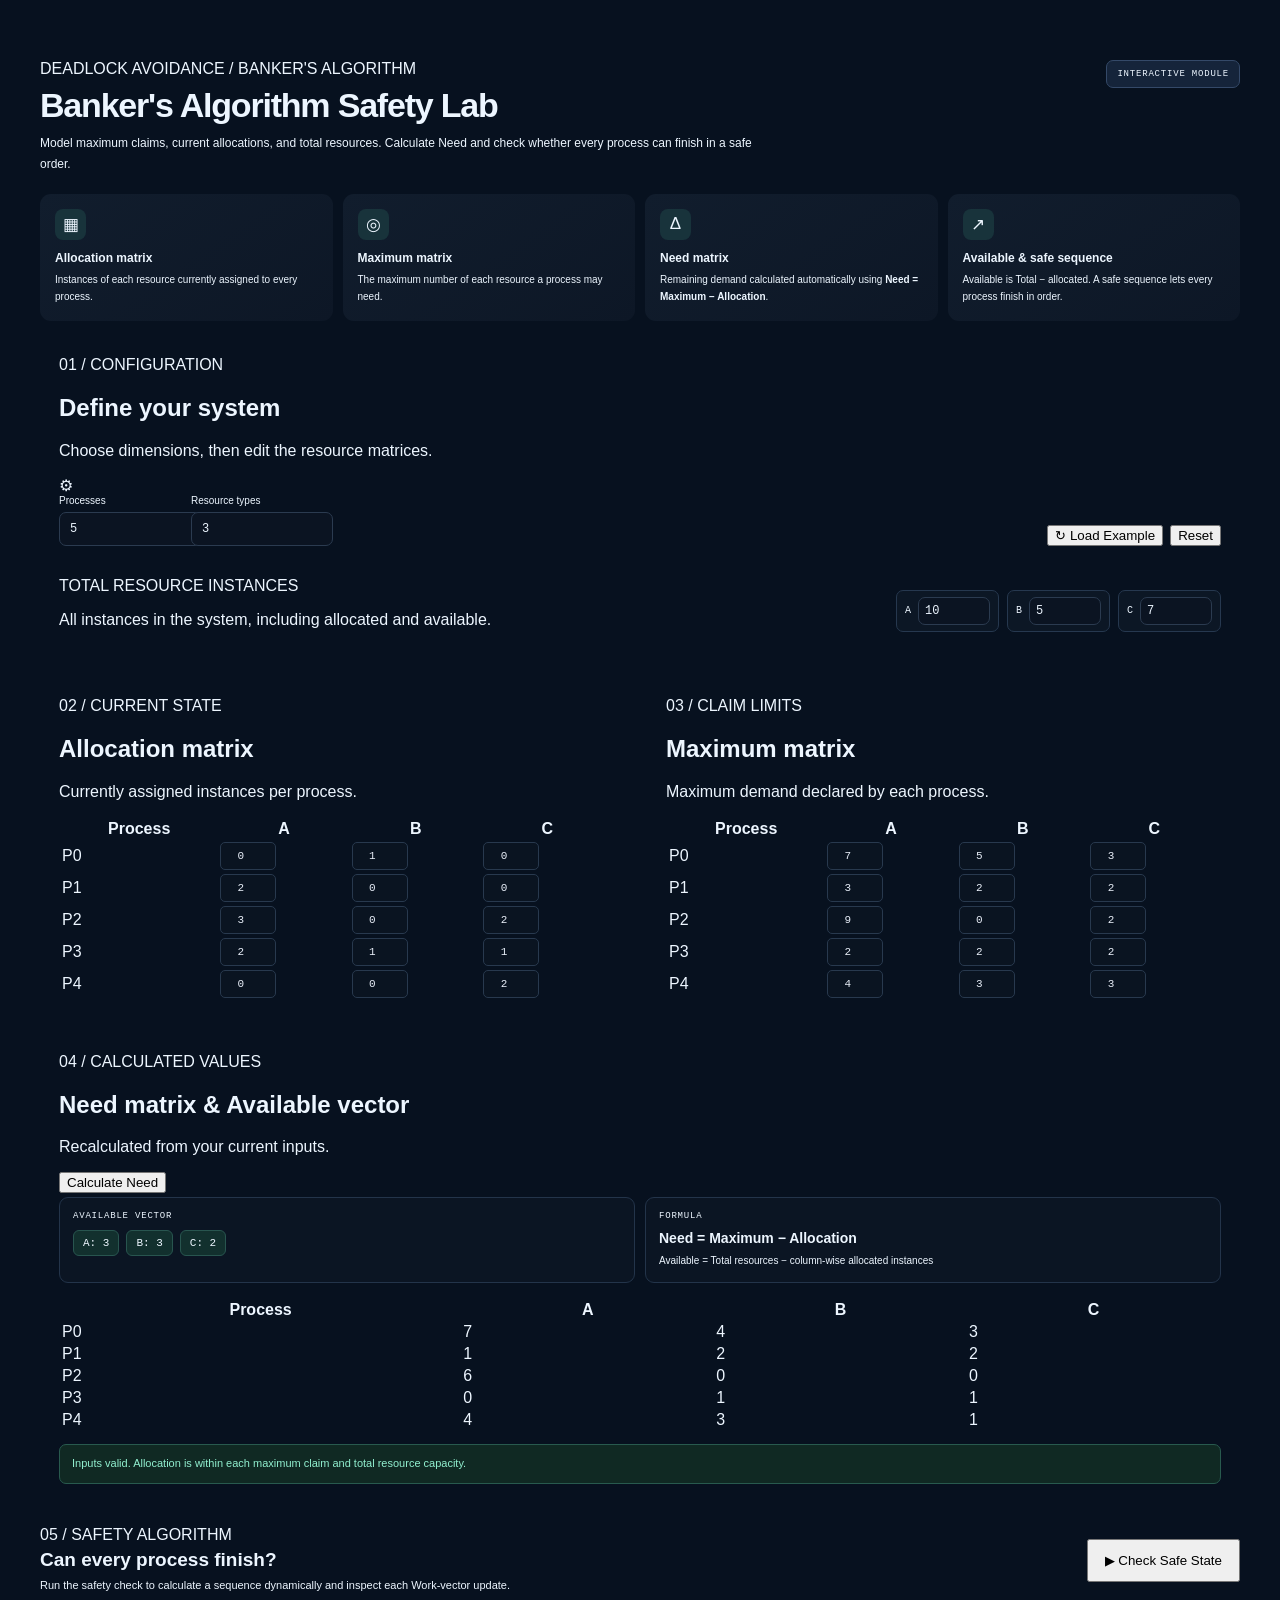
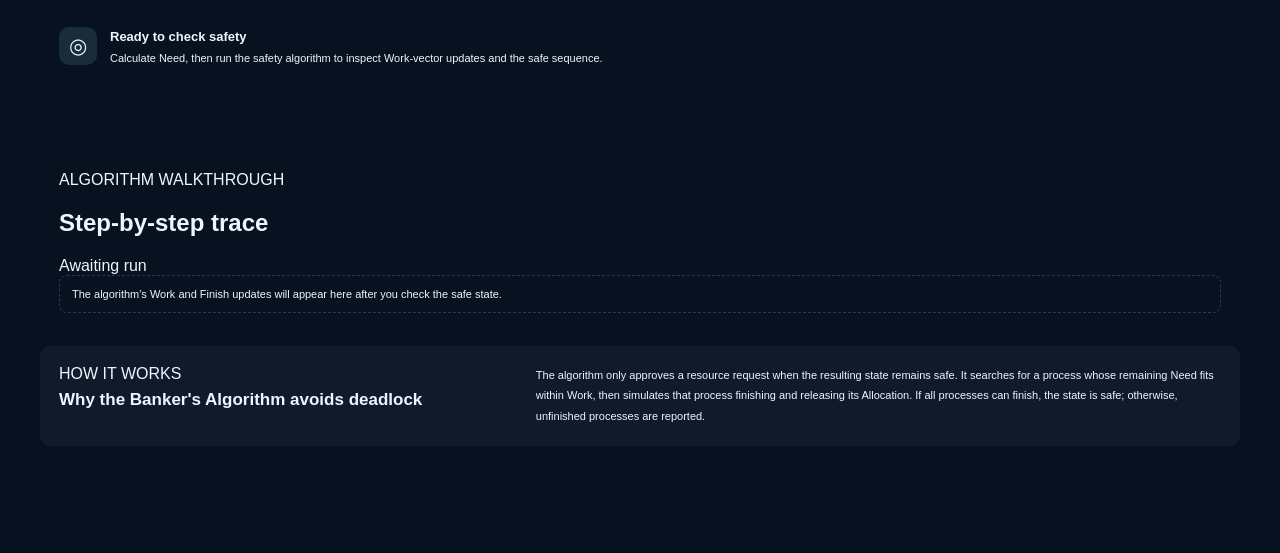
<file: index.html>
<!DOCTYPE html>
<html lang="en">
  <head>
    <meta charset="UTF-8" />
    <meta name="viewport" content="width=device-width, initial-scale=1.0" />
    <title>Banker's Algorithm Demo</title>
    <link rel="stylesheet" href="bankers.css" />
    <style>
      body {
        margin: 0;
        font-family: Arial, sans-serif;
        background: #07111f;
        color: #edf6ff;
      }
      main {
        max-width: 1200px;
        margin: 0 auto;
        padding: 32px 18px 64px;
      }
    </style>
  </head>
  <body>
    <main>
      <section class="banker-section" id="bankers">
        <div class="banker-hero"><div><div class="section-kicker">DEADLOCK AVOIDANCE / BANKER'S ALGORITHM</div><h2>Banker's Algorithm <span>Safety Lab</span></h2><p>Model maximum claims, current allocations, and total resources. Calculate Need and check whether every process can finish in a safe order.</p></div><span class="banker-chip">INTERACTIVE MODULE</span></div>
        <div class="banker-overview">
          <article class="banker-info"><span class="banker-info-icon">▦</span><h3>Allocation matrix</h3><p>Instances of each resource currently assigned to every process.</p></article>
          <article class="banker-info"><span class="banker-info-icon">◎</span><h3>Maximum matrix</h3><p>The maximum number of each resource a process may need.</p></article>
          <article class="banker-info"><span class="banker-info-icon">Δ</span><h3>Need matrix</h3><p>Remaining demand calculated automatically using <b>Need = Maximum − Allocation</b>.</p></article>
          <article class="banker-info"><span class="banker-info-icon">↗</span><h3>Available & safe sequence</h3><p>Available is Total − allocated. A safe sequence lets every process finish in order.</p></article>
        </div>
        <div class="panel banker-config"><div class="panel-heading"><div><div class="section-kicker">01 / CONFIGURATION</div><h2>Define your system</h2><p class="panel-subtitle">Choose dimensions, then edit the resource matrices.</p></div><span class="icon-chip">⚙</span></div>
          <div class="banker-config-row"><label class="banker-field">Processes <input id="bkProcessCount" type="number" min="1" max="10" value="5"></label><label class="banker-field">Resource types <input id="bkResourceCount" type="number" min="1" max="6" value="3"></label><div class="banker-actions"><button class="btn" id="bkLoadExample">↻ Load Example</button><button class="btn" id="bkReset">Reset</button></div></div>
          <div class="banker-total-block"><div><div class="subheading">TOTAL RESOURCE INSTANCES</div><p class="panel-subtitle">All instances in the system, including allocated and available.</p></div><div id="bkTotalInputs" class="banker-total-inputs"></div></div>
        </div>
        <div class="banker-matrix-grid">
          <section class="panel banker-matrix-panel"><div class="panel-heading"><div><div class="section-kicker">02 / CURRENT STATE</div><h2>Allocation matrix</h2><p class="panel-subtitle">Currently assigned instances per process.</p></div></div><div class="table-wrap banker-table-wrap" id="bkAllocationTable"></div></section>
          <section class="panel banker-matrix-panel"><div class="panel-heading"><div><div class="section-kicker">03 / CLAIM LIMITS</div><h2>Maximum matrix</h2><p class="panel-subtitle">Maximum demand declared by each process.</p></div></div><div class="table-wrap banker-table-wrap" id="bkMaximumTable"></div></section>
        </div>
        <div class="panel banker-need-panel"><div class="panel-heading"><div><div class="section-kicker">04 / CALCULATED VALUES</div><h2>Need matrix & Available vector</h2><p class="panel-subtitle">Recalculated from your current inputs.</p></div><button class="btn" id="bkCalculate">Calculate Need</button></div>
          <div class="banker-vector-row"><div class="banker-vector-card"><span>AVAILABLE VECTOR</span><div id="bkAvailableVector" class="vector-values"></div></div><div class="banker-vector-card"><span>FORMULA</span><strong class="formula">Need = Maximum − Allocation</strong><small>Available = Total resources − column-wise allocated instances</small></div></div>
          <div class="table-wrap banker-table-wrap" id="bkNeedTable"></div><div id="bkValidation" class="banker-validation hidden" role="alert"></div>
        </div>
        <div class="banker-run-row"><div><div class="section-kicker">05 / SAFETY ALGORITHM</div><h2>Can every process finish?</h2><p>Run the safety check to calculate a sequence dynamically and inspect each Work-vector update.</p></div><button class="btn btn-primary" id="bkCheck">▶ Check Safe State</button></div>
        <div class="panel banker-result-panel" id="bkResult" aria-live="polite"><div class="banker-empty-icon">◎</div><div><h3>Ready to check safety</h3><p>Load the default example or enter your own valid matrices, then run the algorithm.</p></div></div>
        <div class="panel banker-trace-panel"><div class="panel-heading"><div><div class="section-kicker">ALGORITHM WALKTHROUGH</div><h2>Step-by-step trace</h2></div><span id="bkTraceBadge" class="result-badge">Awaiting run</span></div><div id="bkTrace" class="banker-trace-empty">The algorithm's Work and Finish updates will appear here after you check the safe state.</div></div>
        <div class="banker-explain"><div><div class="section-kicker">HOW IT WORKS</div><h2>Why the Banker's Algorithm avoids deadlock</h2></div><p>The algorithm only approves a resource request when the resulting state remains safe. It searches for a process whose remaining Need fits within Work, then simulates that process finishing and releasing its Allocation. If all processes can finish, the state is safe; otherwise, unfinished processes are reported.</p></div>
      </section>
    </main>
    <script src="bankers.js"></script>
  </body>
</html>
</file>
<file: bankers.css>
/* Banker’s Algorithm module styles — designed to append to DeadlockLab style.css */
.topbar nav a[href="#bankers"]{color:var(--blue)}.topbar nav a[href="#bankers"]:hover{color:var(--accent)}
.banker-section{margin:28px 0 38px;scroll-margin-top:88px}.banker-hero{display:flex;align-items:flex-start;justify-content:space-between;gap:20px;margin:0 0 18px}.banker-hero h2{font:800 clamp(25px,3vw,34px)/1.2 Manrope,sans-serif;letter-spacing:-1.2px;margin:7px 0}.banker-hero h2 span{color:var(--accent)}.banker-hero p{max-width:720px;color:var(--muted);font-size:12px;line-height:1.8;margin:0}.banker-chip{font:500 9px 'DM Mono',monospace;letter-spacing:.8px;color:var(--blue);border:1px solid #344968;background:#15243a;padding:8px 10px;border-radius:7px;white-space:nowrap}.banker-overview{display:grid;grid-template-columns:repeat(4,minmax(0,1fr));gap:10px;margin-bottom:16px}.banker-info{border:1px solid var(--border);background:linear-gradient(145deg,#111d2d,#0d1726);border-radius:11px;padding:15px;min-width:0}.banker-info-icon{width:31px;height:31px;border-radius:8px;display:grid;place-items:center;background:#18333b;color:var(--accent);font-size:17px;margin-bottom:11px}.banker-info h3{font:700 12px Manrope,sans-serif;margin:0 0 6px}.banker-info p{font-size:10px;line-height:1.75;color:var(--muted);margin:0}.banker-config,.banker-matrix-panel,.banker-need-panel,.banker-result-panel,.banker-trace-panel{padding:19px;margin-bottom:14px}.banker-config-row{display:flex;align-items:end;gap:12px;flex-wrap:wrap}.banker-field{display:flex;flex-direction:column;gap:6px;color:var(--muted);font-size:10px;min-width:120px}.banker-field input,.banker-total-inputs input{width:100%;min-width:0;border:1px solid #2b3b50;background:#0b1422;border-radius:7px;padding:9px 10px;color:var(--text);font:500 12px 'DM Mono',monospace}.banker-field input:focus,.banker-total-inputs input:focus{outline:1px solid var(--accent);border-color:var(--accent)}.banker-actions{display:flex;gap:7px;margin-left:auto}.banker-total-block{display:flex;justify-content:space-between;align-items:center;gap:16px;border-top:1px solid var(--border);padding-top:15px;margin-top:16px}.banker-total-inputs{display:flex;gap:8px;flex-wrap:wrap}.banker-total-input{display:flex;align-items:center;gap:7px;background:#0c1725;border:1px solid #26384f;border-radius:7px;padding:6px 8px;color:var(--accent);font:500 10px 'DM Mono',monospace}.banker-total-input input{width:58px;padding:6px}.banker-matrix-grid{display:grid;grid-template-columns:1fr 1fr;gap:14px}.banker-matrix-panel{min-width:0}.banker-table-wrap{margin-top:5px}.banker-table-wrap table{min-width:100%;width:max-content}.banker-table-wrap td,.banker-table-wrap th{min-width:42px}.banker-table-wrap td:first-child,.banker-table-wrap th:first-child{min-width:68px}.bk-cell{width:48px;text-align:center;background:#0a1421;border:1px solid #28394e;border-radius:5px;padding:7px 3px;color:#e8eef8;font:500 11px 'DM Mono',monospace}.bk-cell:focus{outline:1px solid var(--accent);border-color:var(--accent)}.bk-cell.invalid{border-color:var(--red);color:#ff9aaa}.banker-vector-row{display:grid;grid-template-columns:1fr 1fr;gap:10px;margin:4px 0 15px}.banker-vector-card{background:#0b1523;border:1px solid #23344a;border-radius:9px;padding:13px}.banker-vector-card>span{display:block;color:var(--muted);font:500 9px 'DM Mono',monospace;letter-spacing:.8px;margin-bottom:9px}.vector-values{display:flex;gap:7px;flex-wrap:wrap}.vector-pill{border:1px solid #28554f;background:#12302e;color:var(--accent);padding:6px 9px;border-radius:6px;font:500 11px 'DM Mono',monospace}.formula{display:block;color:var(--accent);font:700 14px Manrope,sans-serif}.banker-vector-card small{display:block;color:var(--muted);font-size:10px;margin-top:7px;line-height:1.6}.banker-validation{margin-top:12px;padding:10px 12px;border:1px solid #71374a;background:#2d1723;border-radius:7px;color:#ffadbb;font-size:11px;line-height:1.6}.banker-validation.ok{border-color:#285a4e;background:#102923;color:#91efcf}.banker-run-row{display:flex;align-items:center;justify-content:space-between;gap:15px;margin:23px 0 13px}.banker-run-row h2{font:700 19px Manrope,sans-serif;margin:5px 0}.banker-run-row p{font-size:11px;color:var(--muted);margin:0;line-height:1.7}.banker-run-row .btn{padding:12px 16px}.banker-result-panel{display:flex;align-items:flex-start;gap:13px;min-height:92px;transition:border-color .25s,background .25s}.banker-result-panel.safe{border-color:#2c6958;background:linear-gradient(145deg,#102a28,#0e1e27)}.banker-result-panel.unsafe{border-color:#75384b;background:linear-gradient(145deg,#2b1724,#151725)}.banker-empty-icon{width:38px;height:38px;border-radius:10px;background:#1a2b3c;display:grid;place-items:center;color:var(--accent);font-size:21px;flex-shrink:0}.banker-result-panel.safe .banker-empty-icon{background:#173c32;color:var(--accent)}.banker-result-panel.unsafe .banker-empty-icon{background:#48202d;color:var(--red)}.banker-result-panel h3{font:700 13px Manrope,sans-serif;margin:2px 0 5px}.banker-result-panel p{font-size:11px;color:var(--muted);line-height:1.8;margin:0}.safe-sequence{display:flex;align-items:center;gap:6px;flex-wrap:wrap;margin-top:10px}.sequence-node{border:1px solid #2c6c5d;background:#143630;color:#9bf3d6;border-radius:6px;padding:6px 9px;font:500 11px 'DM Mono',monospace;animation:bkReveal .32s ease both}.sequence-arrow{color:var(--accent);font-size:12px}.banker-trace-empty{color:var(--muted);font-size:11px;padding:12px;border:1px dashed #293a50;border-radius:8px}.bk-trace-list{display:grid;gap:8px}.bk-trace-step{display:grid;grid-template-columns:32px minmax(0,1fr);gap:10px;padding:12px;border:1px solid #24374c;background:#0c1726;border-radius:8px;animation:bkReveal .3s ease both}.bk-step-number{width:27px;height:27px;border-radius:7px;background:#18353a;color:var(--accent);display:grid;place-items:center;font:500 10px 'DM Mono',monospace}.bk-trace-step h4{font:700 11px Manrope,sans-serif;margin:1px 0 5px}.bk-trace-step p{font-size:10px;line-height:1.7;color:var(--muted);margin:0}.bk-work-vector{display:flex;gap:5px;flex-wrap:wrap;margin-top:7px}.bk-work-vector span{background:#15283a;border:1px solid #2a4058;color:#b9d8ef;border-radius:5px;padding:4px 6px;font:9px 'DM Mono',monospace}.bk-trace-step.success .bk-step-number{background:#153a30;color:var(--accent)}.bk-trace-step.blocked .bk-step-number{background:#48202d;color:var(--red)}.banker-explain{display:grid;grid-template-columns:.8fr 1.2fr;gap:20px;padding:19px;border:1px solid var(--border);border-radius:11px;background:#101a2a}.banker-explain h2{font:700 17px Manrope,sans-serif;margin:7px 0 0}.banker-explain p{font-size:11px;line-height:1.9;color:var(--muted);margin:0}@keyframes bkReveal{from{opacity:0;transform:translateY(5px)}to{opacity:1;transform:translateY(0)}}body.light .banker-info,body.light .banker-config,body.light .banker-matrix-panel,body.light .banker-need-panel,body.light .banker-result-panel,body.light .banker-trace-panel,body.light .banker-explain{background:#fff;border-color:var(--border)}body.light .banker-field input,body.light .banker-total-input input,body.light .bk-cell,body.light .banker-total-input,body.light .banker-vector-card,body.light .bk-trace-step{background:#f7faff;color:var(--text);border-color:var(--border)}body.light .banker-chip{background:#edf3fc;color:#4669a3;border-color:#cbd8ec}body.light .banker-result-panel.safe{background:#f0fbf6}body.light .banker-result-panel.unsafe{background:#fff4f5}body.light .banker-validation{background:#fff3f4;color:#a22d46}body.light .banker-validation.ok{background:#eefaf4;color:#16765f}body.light .bk-work-vector span{background:#eef4fa;color:#47617f;border-color:#d5e0eb}body.light .sequence-node{background:#e5f7ef;color:#16765f;border-color:#b7e5d4}
@media(max-width:900px){.banker-overview{grid-template-columns:repeat(2,minmax(0,1fr))}.banker-matrix-grid{grid-template-columns:1fr}.banker-total-block{align-items:flex-start;flex-direction:column}.banker-total-inputs{width:100%}.banker-explain{grid-template-columns:1fr}}@media(max-width:560px){.banker-section{scroll-margin-top:72px}.banker-hero{flex-direction:column}.banker-chip{white-space:normal}.banker-overview{grid-template-columns:1fr 1fr;gap:7px}.banker-info{padding:11px}.banker-info h3{font-size:11px}.banker-info p{font-size:9px}.banker-config-row{align-items:stretch}.banker-field{flex:1;min-width:90px}.banker-actions{width:100%;margin-left:0}.banker-actions .btn{flex:1}.banker-vector-row{grid-template-columns:1fr}.banker-run-row{align-items:stretch;flex-direction:column}.banker-run-row .btn{width:100%}.banker-matrix-panel,.banker-config,.banker-need-panel,.banker-trace-panel{padding:13px}.bk-cell{width:39px;padding:6px 1px}.banker-table-wrap table{font-size:10px}.banker-result-panel{padding:13px}.banker-explain{padding:14px}}
</file>
